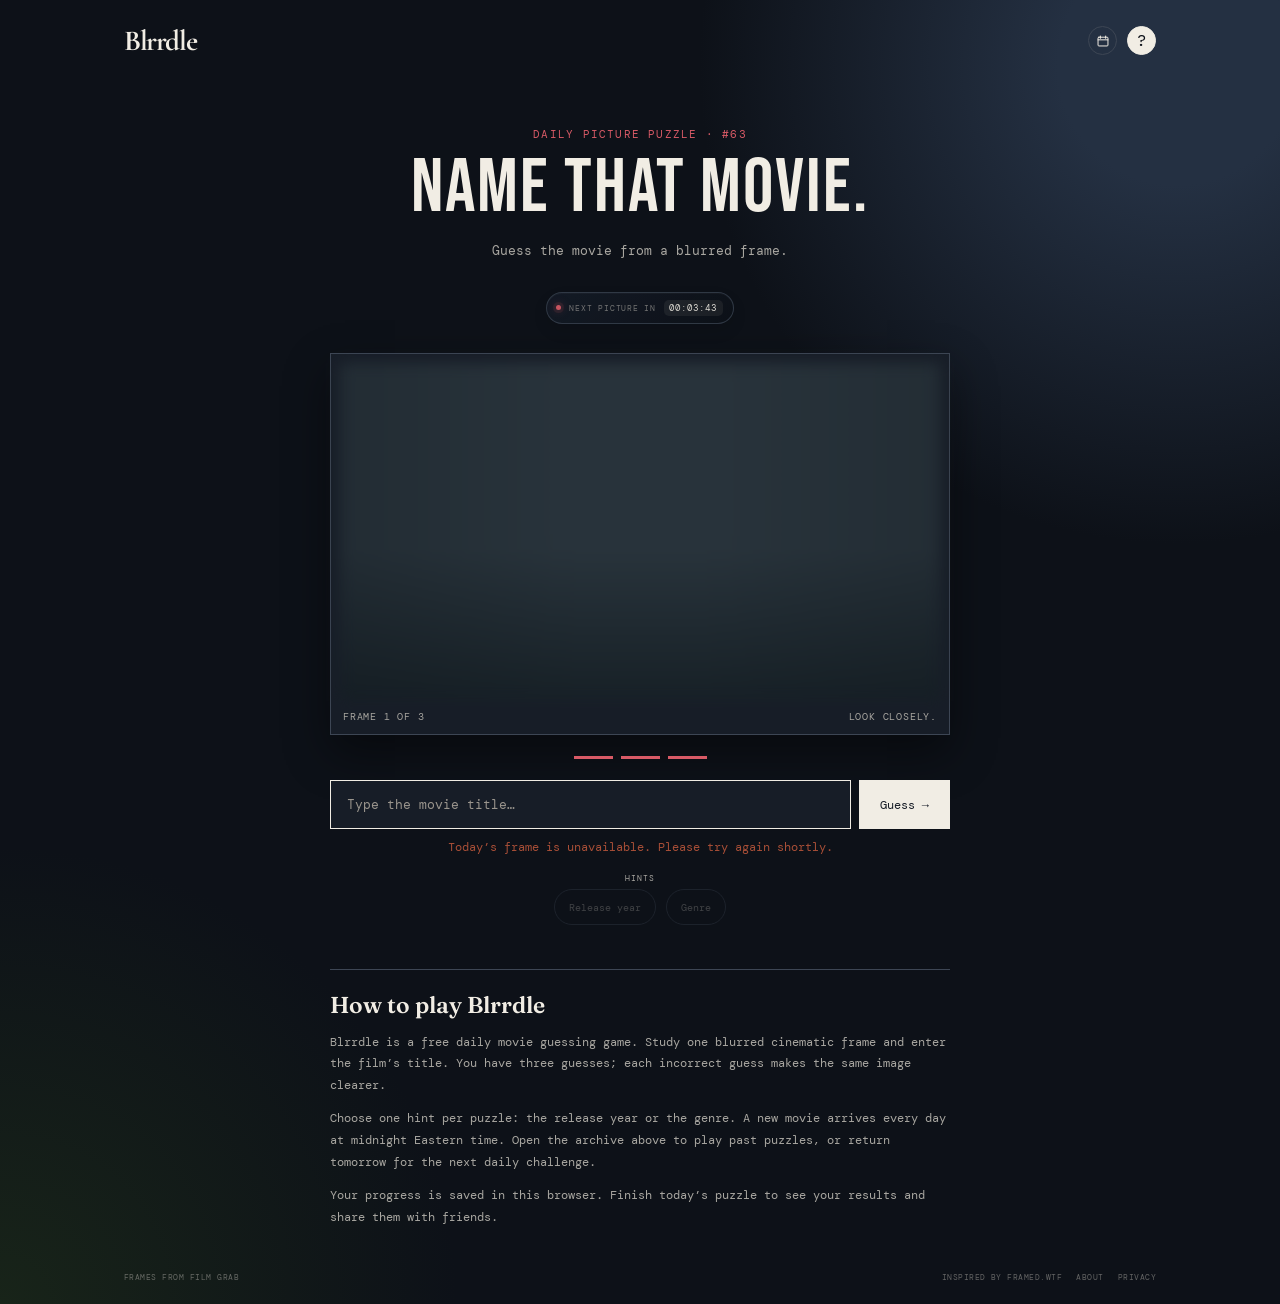
<file: index.html>
<!doctype html>
<html lang="en">
  <head>
    <meta charset="UTF-8" />
    <meta name="viewport" content="width=device-width, initial-scale=1.0" />
    <meta name="theme-color" content="#f7f3eb" />
    <link rel="icon" href="blrrdle-b.svg" type="image/svg+xml" sizes="any" />
    <title>Blrrdle – Daily Movie Guessing Game</title>
    <meta name="description" content="Play Blrrdle, the daily movie guessing game. Identify a film from one blurred frame in three guesses, use a hint, and try past puzzles in the archive." />
    <link rel="canonical" href="https://blrrdle.com/" />
    <link rel="preconnect" href="https://fonts.googleapis.com" />
    <link rel="preconnect" href="https://fonts.gstatic.com" crossorigin />
    <link href="https://fonts.googleapis.com/css2?family=Bebas+Neue&family=Cormorant+Garamond:ital,wght@0,600;0,700;1,600&family=DM+Mono:wght@400;500&family=Fraunces:opsz,wght@9..144,500;9..144,600&display=swap" rel="stylesheet" />
    <link rel="stylesheet" href="style.css?v=indexing-v1" />
  </head>
  <body>
    <main class="shell">
      <header class="topbar">
        <a class="wordmark" href="#" aria-label="Blrrdle home">Blrrdle</a>
        <div class="header-actions">
          <button class="archive-button" id="archiveButton" aria-label="Past puzzles">
            <svg viewBox="0 0 24 24" aria-hidden="true"><rect x="3.5" y="5.5" width="17" height="15" rx="1.5"/><path d="M7.5 3.5v4M16.5 3.5v4M3.5 10h17"/></svg>
          </button>
          <button class="help-button" id="helpButton" aria-label="How to play">?</button>
        </div>
      </header>

      <section class="game" aria-labelledby="gameTitle">
        <div class="game-heading">
          <p class="eyebrow">Daily picture puzzle <span aria-hidden="true">·</span> <span id="puzzleNumber">Today</span></p>
          <h1 id="gameTitle">Name that movie.</h1>
          <p class="subhead">Guess the movie from a blurred frame.</p>
          <p class="next-puzzle" aria-label="Time until the next puzzle"><span>Next picture in</span> <time id="nextPuzzleTimer">--:--:--</time></p>
        </div>

        <div class="frame-wrap">
          <div class="film-frame reveal-1" id="filmFrame" role="img" aria-label="A cinematic mystery image"></div>
          <div class="frame-caption"><span>Frame <span id="frameCount">1</span> of 3</span><span id="frameStatus">Look closely.</span></div>
        </div>

        <div class="attempts" aria-label="Attempts remaining"><span class="attempt filled"></span><span class="attempt filled"></span><span class="attempt filled"></span></div>

        <form class="guess-form" id="guessForm">
          <label class="sr-only" for="guessInput">Movie title</label>
          <input id="guessInput" autocomplete="off" placeholder="Type the movie title…" maxlength="80" required />
          <button type="submit">Guess <span aria-hidden="true">→</span></button>
        </form>
        <ul class="suggestions" id="suggestions" aria-label="Movie title suggestions" hidden></ul>
        <p class="feedback" id="feedback" aria-live="polite"></p>

        <div class="hints">
          <p class="hint-label">Hints</p>
          <div class="hint-controls">
            <button class="hint" id="yearHint" aria-label="Reveal release year"><span class="hint-prompt">Release year</span><span class="hint-value" id="yearValue"></span></button>
            <button class="hint" id="genreHint" aria-label="Reveal genre"><span class="hint-prompt">Genre</span><span class="hint-value" id="genreValue"></span></button>
          </div>
        </div>
      </section>

      <section class="how-to-play" aria-labelledby="howToPlayTitle">
        <h2 id="howToPlayTitle">How to play Blrrdle</h2>
        <p>Blrrdle is a free daily movie guessing game. Study one blurred cinematic frame and enter the film’s title. You have three guesses; each incorrect guess makes the same image clearer.</p>
        <p>Choose one hint per puzzle: the release year or the genre. A new movie arrives every day at midnight Eastern time. Open the archive above to play past puzzles, or return tomorrow for the next daily challenge.</p>
        <p>Your progress is saved in this browser. Finish today’s puzzle to see your results and share them with friends.</p>
        <noscript><p>Enable JavaScript to load the movie frame, submit guesses, and play the archive. You can read more <a href="/about">about Blrrdle</a>.</p></noscript>
      </section>

      <footer>
        <div class="footer-left"><a class="image-credit" href="https://film-grab.com/" target="_blank" rel="noreferrer">Frames from Film Grab</a></div>
        <div class="footer-right"><a class="inspiration-credit" href="https://framed.wtf/" target="_blank" rel="noreferrer">Inspired by Framed.wtf</a><a class="legal-link" href="about.html">About</a><a class="legal-link" href="privacy.html">Privacy</a></div>
      </footer>
    </main>
    <div class="win-toast" id="winToast" role="status" aria-live="polite" hidden><span>✦</span> Correct</div>
    <div class="loss-toast" id="lossToast" role="status" aria-live="polite" hidden><span>×</span><span id="lossToastText"></span></div>
    <div class="glitch-flash" id="glitchFlash" aria-hidden="true"></div>
    <div class="rainbow-flash" id="rainbowFlash" aria-hidden="true"></div>

    <dialog id="helpDialog">
      <button class="dialog-close" id="closeHelp" aria-label="Close">×</button>
      <p class="eyebrow">How it works</p>
      <h2>One movie.<br>Three frames.</h2>
      <p>Guess the title from the still. Each incorrect answer makes the image a little less blurry. You can use one hint per puzzle.</p>
      <button class="dialog-cta" id="startButton">Let’s play</button>
    </dialog>
    <dialog class="archive-dialog" id="archiveDialog">
      <button class="dialog-close" id="closeArchive" aria-label="Close">×</button>
      <p class="eyebrow">Blrrdle archive</p>
      <h2>Past puzzles</h2>
      <p class="archive-intro">A record of every earlier daily frame.</p>
      <ol class="archive-list" id="archiveList"></ol>
    </dialog>
    <dialog class="result-dialog" id="resultDialog">
      <div class="success-splash" aria-hidden="true">✦</div>
      <p class="eyebrow" id="resultEyebrow">Picture perfect</p>
      <h2 id="resultTitle">You got it.</h2>
      <p class="result-film" id="resultFilm"></p>
      <div class="player-stats">
        <div><strong id="streakValue">0</strong><span>day streak</span></div>
        <div><strong id="winRateValue">0%</strong><span>win rate</span></div>
      </div>
      <section class="global-score" aria-labelledby="globalScoreTitle">
        <div class="score-title"><span id="globalScoreTitle">Daily results</span><span id="globalScoreMeta">Loading…</span></div>
        <div class="score-bars" id="scoreBars" aria-label="Loading daily results">
          <div class="bar-row"><span>1</span><i id="guessBar1" style="--bar:0%"></i><b id="guessCount1">0</b></div>
          <div class="bar-row"><span>2</span><i id="guessBar2" style="--bar:0%"></i><b id="guessCount2">0</b></div>
          <div class="bar-row"><span>3</span><i id="guessBar3" style="--bar:0%"></i><b id="guessCount3">0</b></div>
        </div>
      </section>
      <button class="dialog-cta" id="resultShare">Share result</button>
      <button class="result-close" id="closeResult">Close</button>
    </dialog>
    <script src="main.js?v=suggestions-v8"></script>
  </body>
</html>
</file>
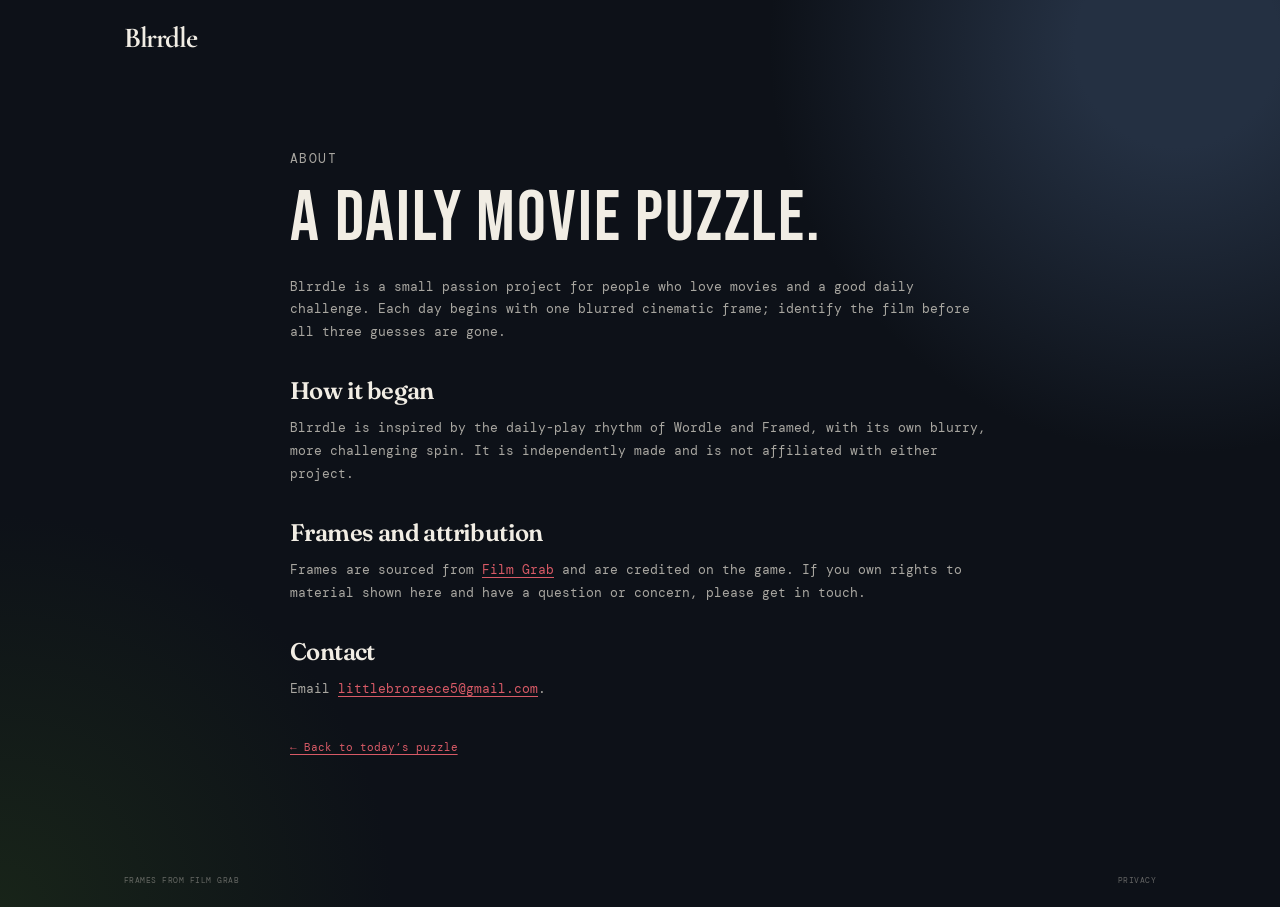
<file: about.html>
<!doctype html>
<html lang="en">
  <head>
    <meta charset="UTF-8" />
    <meta name="viewport" content="width=device-width, initial-scale=1.0" />
    <meta name="theme-color" content="#0d1118" />
    <link rel="icon" href="blrrdle-b.svg" type="image/svg+xml" sizes="any" />
    <title>About Blrrdle</title>
    <meta name="description" content="Learn about Blrrdle, the daily movie-frame puzzle." />
    <link rel="preconnect" href="https://fonts.googleapis.com" />
    <link rel="preconnect" href="https://fonts.gstatic.com" crossorigin />
    <link href="https://fonts.googleapis.com/css2?family=Bebas+Neue&family=Cormorant+Garamond:ital,wght@0,600;0,700;1,600&family=DM+Mono:wght@400;500&family=Fraunces:opsz,wght@9..144,500;9..144,600&display=swap" rel="stylesheet" />
    <link rel="stylesheet" href="style.css?v=legal-v1" />
  </head>
  <body>
    <main class="shell legal-page">
      <header class="topbar"><a class="wordmark" href="index.html" aria-label="Back to Blrrdle">Blrrdle</a></header>
      <article class="legal-content">
        <p class="eyebrow legal-kicker">About</p>
        <h1>A daily movie puzzle.</h1>
        <p>Blrrdle is a small passion project for people who love movies and a good daily challenge. Each day begins with one blurred cinematic frame; identify the film before all three guesses are gone.</p>
        <h2>How it began</h2>
        <p>Blrrdle is inspired by the daily-play rhythm of Wordle and Framed, with its own blurry, more challenging spin. It is independently made and is not affiliated with either project.</p>
        <h2>Frames and attribution</h2>
        <p>Frames are sourced from <a href="https://film-grab.com/" target="_blank" rel="noreferrer">Film Grab</a> and are credited on the game. If you own rights to material shown here and have a question or concern, please get in touch.</p>
        <h2>Contact</h2>
        <p>Email <a href="mailto:littlebroreece5@gmail.com">littlebroreece5@gmail.com</a>.</p>
        <a class="back-link" href="index.html">← Back to today’s puzzle</a>
      </article>
      <footer><div class="footer-left"><a class="image-credit" href="https://film-grab.com/" target="_blank" rel="noreferrer">Frames from Film Grab</a></div><div class="footer-right"><a class="legal-link" href="privacy.html">Privacy</a></div></footer>
    </main>
  </body>
</html>
</file>
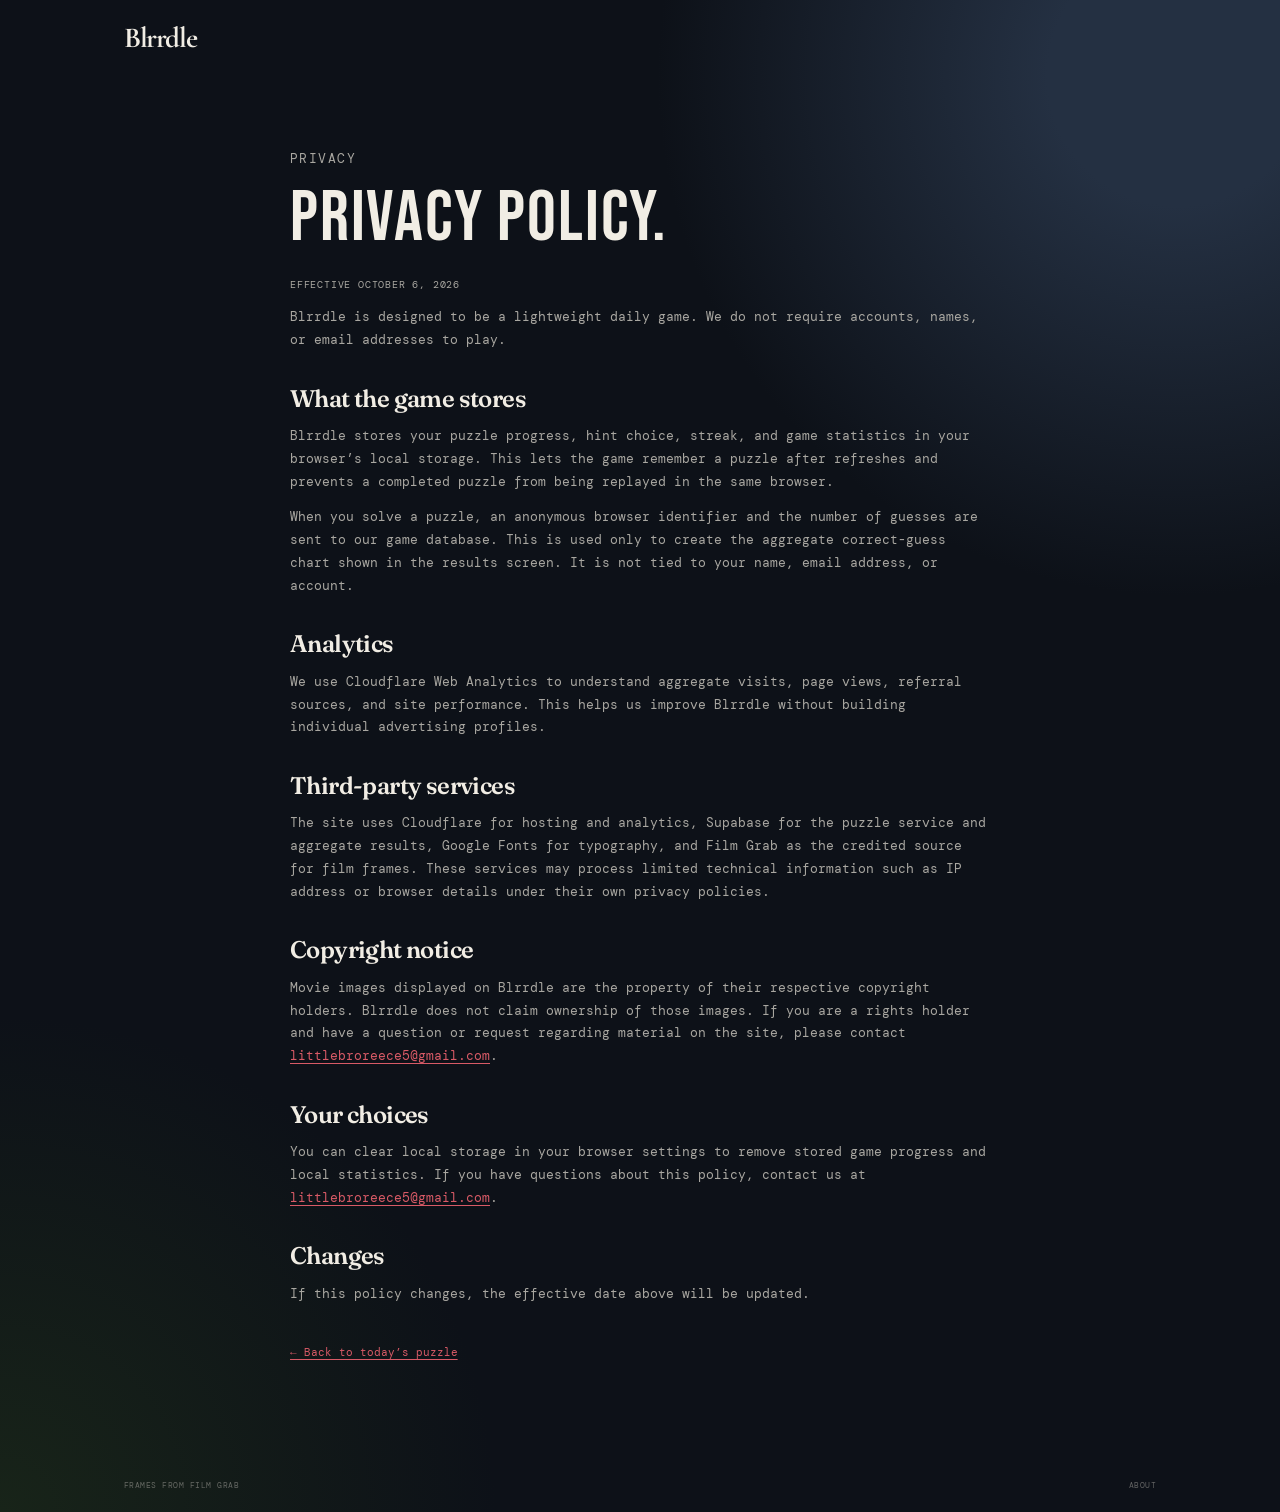
<file: privacy.html>
<!doctype html>
<html lang="en">
  <head>
    <meta charset="UTF-8" />
    <meta name="viewport" content="width=device-width, initial-scale=1.0" />
    <meta name="theme-color" content="#0d1118" />
    <link rel="icon" href="blrrdle-b.svg" type="image/svg+xml" sizes="any" />
    <title>Privacy Policy · Blrrdle</title>
    <meta name="description" content="Blrrdle privacy policy." />
    <link rel="preconnect" href="https://fonts.googleapis.com" />
    <link rel="preconnect" href="https://fonts.gstatic.com" crossorigin />
    <link href="https://fonts.googleapis.com/css2?family=Bebas+Neue&family=Cormorant+Garamond:ital,wght@0,600;0,700;1,600&family=DM+Mono:wght@400;500&family=Fraunces:opsz,wght@9..144,500;9..144,600&display=swap" rel="stylesheet" />
    <link rel="stylesheet" href="style.css?v=legal-v1" />
  </head>
  <body>
    <main class="shell legal-page">
      <header class="topbar"><a class="wordmark" href="index.html" aria-label="Back to Blrrdle">Blrrdle</a></header>
      <article class="legal-content">
        <p class="eyebrow legal-kicker">Privacy</p>
        <h1>Privacy Policy.</h1>
        <p class="legal-date">Effective October 6, 2026</p>
        <p>Blrrdle is designed to be a lightweight daily game. We do not require accounts, names, or email addresses to play.</p>
        <h2>What the game stores</h2>
        <p>Blrrdle stores your puzzle progress, hint choice, streak, and game statistics in your browser’s local storage. This lets the game remember a puzzle after refreshes and prevents a completed puzzle from being replayed in the same browser.</p>
        <p>When you solve a puzzle, an anonymous browser identifier and the number of guesses are sent to our game database. This is used only to create the aggregate correct-guess chart shown in the results screen. It is not tied to your name, email address, or account.</p>
        <h2>Analytics</h2>
        <p>We use Cloudflare Web Analytics to understand aggregate visits, page views, referral sources, and site performance. This helps us improve Blrrdle without building individual advertising profiles.</p>
        <h2>Third-party services</h2>
        <p>The site uses Cloudflare for hosting and analytics, Supabase for the puzzle service and aggregate results, Google Fonts for typography, and Film Grab as the credited source for film frames. These services may process limited technical information such as IP address or browser details under their own privacy policies.</p>
        <h2>Copyright notice</h2>
        <p>Movie images displayed on Blrrdle are the property of their respective copyright holders. Blrrdle does not claim ownership of those images. If you are a rights holder and have a question or request regarding material on the site, please contact <a href="mailto:littlebroreece5@gmail.com">littlebroreece5@gmail.com</a>.</p>
        <h2>Your choices</h2>
        <p>You can clear local storage in your browser settings to remove stored game progress and local statistics. If you have questions about this policy, contact us at <a href="mailto:littlebroreece5@gmail.com">littlebroreece5@gmail.com</a>.</p>
        <h2>Changes</h2>
        <p>If this policy changes, the effective date above will be updated.</p>
        <a class="back-link" href="index.html">← Back to today’s puzzle</a>
      </article>
      <footer><div class="footer-left"><a class="image-credit" href="https://film-grab.com/" target="_blank" rel="noreferrer">Frames from Film Grab</a></div><div class="footer-right"><a class="legal-link" href="about.html">About</a></div></footer>
    </main>
  </body>
</html>
</file>
<file: style.css>
:root { --paper:#0d1118; --ink:#f1ede4; --muted:#a9a7a1; --orange:#d85a66; --cream:#171d27; --line:#3d4654; --sage:#526b61; }
* { box-sizing:border-box; }
body { margin:0; min-width:320px; color:var(--ink); background:radial-gradient(circle at 92% 5%,#243042 0 7%,transparent 28%),radial-gradient(circle at 0% 100%,#182419 0,transparent 25%),var(--paper); font-family:"DM Mono",monospace; }
button,input { font:inherit; }
button { cursor:pointer; }
.shell { max-width:1120px; min-height:100svh; margin:auto; padding:26px 44px 22px; display:flex; flex-direction:column; }
.topbar, footer { display:flex; justify-content:space-between; align-items:center; }.header-actions { display:flex; align-items:center; gap:10px; }
.wordmark { color:var(--ink); font-family:"Cormorant Garamond",serif; font-size:29px; font-weight:700; text-decoration:none; letter-spacing:-1.4px; line-height:.8; }.wordmark span { color:var(--orange); font-style:italic; }
.help-button { width:29px; height:29px; border:1px solid var(--ink); border-radius:100%; color:var(--paper); background:var(--ink); line-height:1; }
.archive-button { width:29px; height:29px; display:grid; place-items:center; border:1px solid var(--line); border-radius:100%; color:var(--ink); background:transparent; }.archive-button:hover { border-color:var(--orange); color:var(--orange); }.archive-button svg { width:14px; height:14px; fill:none; stroke:currentColor; stroke-linecap:round; stroke-width:1.7; }
.game { width:min(100%,620px); margin:clamp(40px,8vh,88px) auto 20px; text-align:center; }.eyebrow { margin:0 0 15px; color:var(--orange); font-size:11px; letter-spacing:.11em; text-transform:uppercase; }.game h1 { margin:0; font:400 clamp(48px,7vw,76px)/.86 "Bebas Neue",sans-serif; letter-spacing:.025em; text-transform:uppercase; }.subhead { margin:20px 0 32px; color:var(--muted); font-size:13px; line-height:1.6; }
.frame-wrap { padding:10px; border:1px solid var(--line); background:var(--cream); box-shadow:0 18px 42px #00000070; }.film-frame { aspect-ratio:16/9; position:relative; overflow:hidden; background-color:#26333d; background-size:cover; background-repeat:no-repeat; isolation:isolate; transition:filter .5s ease,transform .5s ease,background-position .5s ease; }.film-frame::before { content:""; position:absolute; inset:0; background:linear-gradient(0deg,#06101688,transparent 45%); }.film-frame::after { content:""; position:absolute; inset:0; background:linear-gradient(90deg,#0c141b38,transparent 38% 62%,#0c141b30); pointer-events:none; }
.reveal-1 { filter:blur(7px) saturate(.82); transform:scale(1.004); }.reveal-2 { filter:blur(3px) saturate(.94); }.reveal-3 { filter:none; }.frame-caption { display:flex; justify-content:space-between; padding:10px 2px 1px; color:var(--muted); font-size:10px; text-transform:uppercase; letter-spacing:.08em; }
.attempts { display:flex; justify-content:center; gap:8px; margin:21px 0; }.attempt { width:39px; height:3px; background:var(--line); }.attempt.filled { background:var(--orange); }.attempt.used { background:#bdb7ae; }
.guess-form { display:flex; gap:8px; }.guess-form input { flex:1; min-width:0; padding:15px 16px; color:var(--ink); border:1px solid var(--ink); outline-offset:3px; background:var(--cream); font-size:13px; }.guess-form input::placeholder { color:#9a958d; }.guess-form button,.dialog-cta { border:1px solid var(--ink); padding:0 20px; color:var(--cream); background:var(--ink); font-size:12px; transition:transform .15s,background .15s; }.guess-form button:hover,.dialog-cta:hover { background:var(--orange); transform:translateY(-2px); }.guess-form button:disabled { opacity:.5; cursor:not-allowed; }.suggestions { position:relative; z-index:2; margin:0; padding:4px; list-style:none; text-align:left; border:1px solid var(--ink); border-top:0; background:var(--cream); box-shadow:0 10px 16px #332d2112; }.suggestions button { display:flex; width:100%; justify-content:space-between; border:0; padding:10px 11px; color:var(--ink); background:transparent; text-align:left; font-size:12px; }.suggestions button:hover,.suggestions button:focus-visible { color:var(--cream); background:var(--ink); outline:0; }.suggestions span { color:var(--muted); font-size:10px; }.suggestions button:hover span,.suggestions button:focus-visible span { color:#ded8cd; }.feedback { height:22px; margin:10px 0 10px; color:var(--muted); font-size:12px; }.feedback.success { color:#517148; }.feedback.failure { color:#a94f37; }.feedback em { font-family:Fraunces,serif; font-style:normal; font-size:15px; }
.hints { display:grid; justify-items:center; gap:6px; margin-top:12px; }.hint-label { margin:0; color:var(--muted); font-size:8px; letter-spacing:.13em; text-transform:uppercase; }.hint-controls { display:flex; justify-content:center; gap:10px; }.hint { min-height:36px; display:flex; align-items:center; justify-content:center; border:1px solid var(--line); border-radius:18px; padding:0 14px; color:var(--muted); background:transparent; font-size:10px; white-space:nowrap; transition:border-color .2s ease,background .2s ease,color .2s ease; }.hint:hover,.hint:focus-visible { border-color:var(--orange); color:var(--ink); outline:0; }.hint-prompt { transition:color .2s ease; }.hint:disabled { cursor:default; opacity:.32; }.hint.chosen:disabled { min-width:132px; padding-right:4px; color:var(--muted); opacity:1; }.hint-value { display:none; margin-left:7px; color:#121722; }.hint.chosen .hint-value { display:inline-block; border-radius:10px; padding:4px 8px; color:#121722; background:var(--orange); font-size:9px; font-weight:500; letter-spacing:.03em; text-transform:uppercase; }
footer { display:flex; justify-content:space-between; gap:18px; margin-top:auto; padding-top:20px; color:var(--muted); font-size:10px; }.footer-left,.footer-right { display:flex; align-items:center; gap:14px; }.image-credit,.inspiration-credit,.legal-link { color:var(--muted); font-size:8px; letter-spacing:.06em; text-decoration:none; text-transform:uppercase; opacity:.55; }.image-credit:hover,.inspiration-credit:hover,.legal-link:hover { color:var(--orange); opacity:1; }
.win-toast,.loss-toast { position:fixed; z-index:10; top:50%; left:50%; min-width:190px; padding:21px 28px; color:white; font:500 20px/1 Fraunces,serif; letter-spacing:-.5px; text-align:center; transform:translate(-50%,-50%); animation:toast-pop .22s cubic-bezier(.2,1.4,.5,1) both; }.win-toast { background:#668c5a; box-shadow:9px 9px 0 #334a2c; }.loss-toast { max-width:min(360px,calc(100vw - 48px)); background:#9c3342; box-shadow:9px 9px 0 #581923; }.win-toast span:first-child,.loss-toast span:first-child { margin-right:7px; font-family:"DM Mono",monospace; font-size:14px; }@keyframes toast-pop { from { transform:translate(-50%,-50%) scale(.72); opacity:0; } to { transform:translate(-50%,-50%) scale(1); opacity:1; } }
.glitch-flash { position:fixed; z-index:30; inset:0; pointer-events:none; opacity:0; mix-blend-mode:screen; background:repeating-linear-gradient(0deg,transparent 0 4px,#ff26341c 4px 6px),linear-gradient(90deg,#f0293838,transparent 11%,transparent 89%,#f0293838),linear-gradient(0deg,#f029382c,transparent 12%,transparent 88%,#f029382c); box-shadow:inset 0 0 50px 10px #ee243e88; }.glitch-flash.active { animation:miss-glitch .38s steps(2,end) both; }@keyframes miss-glitch { 0% { opacity:0; transform:translateX(0); } 18% { opacity:.9; transform:translateX(-5px); } 32% { opacity:.15; transform:translateX(6px); } 52% { opacity:.75; transform:translateX(-2px); } 100% { opacity:0; transform:translateX(0); } }
.rainbow-flash { position:fixed; z-index:31; inset:0; pointer-events:none; opacity:0; background:repeating-linear-gradient(0deg,transparent 0 3px,#ffffff16 3px 5px),linear-gradient(90deg,#ff315f,#ffcf3f 20%,#51e3a3 40%,#4ca6ff 61%,#a871ff 80%,#ff315f); background-size:auto,220% 100%; mix-blend-mode:screen; box-shadow:inset 0 0 0 8px #ff456d,inset 0 0 42px 13px #56d9ff; }.rainbow-flash.active { animation:first-guess-rainbow .86s steps(3,end) both; }@keyframes first-guess-rainbow { 0% { opacity:0; background-position:0 0,0 0; transform:translateX(0); } 16% { opacity:.95; background-position:0 0,75% 0; transform:translateX(-5px); } 38% { opacity:.38; background-position:0 0,145% 0; transform:translateX(6px); } 62% { opacity:.8; background-position:0 0,220% 0; transform:translateX(-2px); } 100% { opacity:0; background-position:0 0,300% 0; transform:translateX(0); } }
dialog { width:min(440px,calc(100% - 32px)); border:1px solid var(--ink); padding:35px; color:var(--ink); background:var(--cream); box-shadow:12px 12px 0 var(--sage); }dialog::backdrop { background:#030509a8; backdrop-filter:blur(4px); }.dialog-close { position:absolute; top:9px; right:12px; border:0; color:var(--ink); background:none; font-size:25px; }.dialog-cta { height:42px; padding:0 19px; color:var(--cream); }.dialog-cta:hover { color:var(--cream); }.dialog-cta + * { margin:0; } dialog h2 { margin:0 0 14px; font:600 37px/.98 Fraunces,serif; letter-spacing:-2px; } dialog p:not(.eyebrow) { margin:0 0 23px; color:var(--muted); font-size:13px; line-height:1.65; }
.result-dialog { overflow:hidden; text-align:center; }.result-dialog::before { content:""; position:absolute; top:0; right:0; left:0; height:8px; background:var(--sage); }.success-splash { width:45px; height:45px; display:grid; place-items:center; margin:2px auto 12px; border-radius:50%; color:#fff; background:#668c5a; font-size:19px; animation:pop .32s cubic-bezier(.2,1.4,.5,1) both; }.result-dialog h2 { margin-bottom:5px; }.result-film { margin-bottom:22px!important; color:var(--orange)!important; font-size:12px!important; }.player-stats { display:grid; grid-template-columns:1fr 1fr; border-top:1px solid var(--line); border-bottom:1px solid var(--line); margin-bottom:22px; }.player-stats div { padding:14px 8px; }.player-stats div+div { border-left:1px solid var(--line); }.player-stats strong,.player-stats span { display:block; }.player-stats strong { font:600 29px/1 Fraunces,serif; letter-spacing:-1px; }.player-stats span,.score-title { color:var(--muted); font-size:9px; letter-spacing:.08em; text-transform:uppercase; }.player-stats span { margin-top:6px; }.global-score { margin:0 0 23px; text-align:left; }.score-title { display:flex; justify-content:space-between; margin-bottom:9px; }.score-title span:last-child { color:#aaa49b; font-size:8px; }.score-bars { display:grid; gap:6px; }.bar-row { display:grid; grid-template-columns:12px 1fr 30px; align-items:center; gap:7px; font-size:10px; }.bar-row i { display:block; height:12px; position:relative; background:#293341; overflow:hidden; }.bar-row i::after { content:""; display:block; width:var(--bar); height:100%; background:var(--orange); animation:bar-grow .65s ease both; }.bar-row:nth-child(2) i::after { animation-delay:.1s; background:#a64b55; }.bar-row:nth-child(3) i::after { animation-delay:.2s; background:#663c48; }.bar-row b { font-weight:400; color:var(--muted); }.result-close { display:block; margin:13px auto 0; border:0; padding:0; color:var(--muted); background:none; font-size:10px; text-decoration:underline; text-underline-offset:3px; }@keyframes pop { from { transform:scale(.3) rotate(-20deg); opacity:0; } to { transform:scale(1) rotate(0); opacity:1; } }@keyframes bar-grow { from { transform:scaleX(0); transform-origin:left; } to { transform:scaleX(1); transform-origin:left; } }
.win-toast.first-guess { color:#151624; background:linear-gradient(120deg,#ff7892,#ffd466 25%,#79f0b5 49%,#71b9ff 73%,#cb87ff); background-size:210% 210%; box-shadow:9px 9px 0 #3954a0; animation:toast-pop .22s cubic-bezier(.2,1.4,.5,1) both,first-card-color 1.15s linear infinite; }.win-toast.first-guess span { color:#151624; }@keyframes first-card-color { from { background-position:0% 50%; } to { background-position:100% 50%; } }
.result-dialog { overflow:hidden; text-align:center; }.result-dialog::before { content:""; position:absolute; top:0; right:0; left:0; height:8px; background:var(--sage); }.result-dialog .dialog-cta { color:#121722; background:var(--orange); border-color:var(--orange); }.result-dialog .dialog-cta:hover { color:#121722; background:#dfb662; border-color:#dfb662; }.success-splash { width:45px; height:45px; display:grid; place-items:center; margin:2px auto 12px; border-radius:50%; color:#fff; background:#668c5a; font-size:19px; animation:pop .32s cubic-bezier(.2,1.4,.5,1) both; }.result-dialog h2 { margin-bottom:5px; }.result-film { margin-bottom:22px!important; color:var(--orange)!important; font-size:12px!important; }.player-stats { display:grid; grid-template-columns:1fr 1fr; border-top:1px solid var(--line); border-bottom:1px solid var(--line); margin-bottom:22px; }.player-stats div { padding:14px 8px; }.player-stats div+div { border-left:1px solid var(--line); }.player-stats strong,.player-stats span { display:block; }.player-stats strong { font:600 29px/1 Fraunces,serif; letter-spacing:-1px; }.player-stats span,.score-title { color:var(--muted); font-size:9px; letter-spacing:.08em; text-transform:uppercase; }.player-stats span { margin-top:6px; }.global-score { margin:0 0 23px; text-align:left; }.score-title { display:flex; justify-content:space-between; margin-bottom:9px; }.score-title span:last-child { color:#aaa49b; font-size:8px; }.score-bars { display:grid; gap:6px; }.bar-row { display:grid; grid-template-columns:12px 1fr 30px; align-items:center; gap:7px; font-size:10px; }.bar-row i { display:block; height:12px; position:relative; background:#293341; overflow:hidden; }.bar-row i::after { content:""; display:block; width:var(--bar); height:100%; background:var(--orange); animation:bar-grow .65s ease both; }.bar-row:nth-child(2) i::after { animation-delay:.1s; background:#a57e44; }.bar-row:nth-child(3) i::after { animation-delay:.2s; background:#705c43; }.bar-row b { font-weight:400; color:var(--muted); }.result-close { display:block; margin:13px auto 0; border:0; padding:0; color:var(--muted); background:none; font-size:10px; text-decoration:underline; text-underline-offset:3px; }@keyframes pop { from { transform:scale(.3) rotate(-20deg); opacity:0; } to { transform:scale(1) rotate(0); opacity:1; } }@keyframes bar-grow { from { transform:scaleX(0); transform-origin:left; } to { transform:scaleX(1); transform-origin:left; } }
.archive-dialog { width:min(430px,calc(100% - 32px)); }.archive-dialog h2 { margin-bottom:9px; font:400 51px/.86 "Bebas Neue",sans-serif; letter-spacing:.025em; text-transform:uppercase; }.archive-intro { margin-bottom:22px!important; }.archive-list { margin:0; padding:0; list-style:none; border-top:1px solid var(--line); }.archive-list li { display:grid; grid-template-columns:40px 1fr auto; gap:10px; align-items:center; padding:13px 2px; border-bottom:1px solid var(--line); font-size:12px; }.archive-list li span { color:var(--orange); font-size:10px; }.archive-list li strong { font-weight:400; }.archive-list li em { color:var(--muted); font-size:10px; font-style:normal; }.archive-list .archive-empty { display:block; padding:18px 0; color:var(--muted); font-size:12px; line-height:1.6; }
.sr-only { position:absolute; width:1px; height:1px; padding:0; margin:-1px; overflow:hidden; clip:rect(0,0,0,0); white-space:nowrap; border:0; }
.legal-page { min-height:100svh; }.legal-content { width:min(100%,700px); margin:clamp(58px,11vh,120px) auto; }.legal-kicker { margin-bottom:16px; }.legal-content h1 { margin:0 0 24px; font:400 clamp(48px,7vw,72px)/.9 "Bebas Neue",sans-serif; letter-spacing:.025em; text-transform:uppercase; }.legal-content h2 { margin:34px 0 10px; color:var(--ink); font:600 24px/1.1 Fraunces,serif; letter-spacing:-.6px; }.legal-content p,.legal-content li { color:var(--muted); font-size:13px; line-height:1.75; }.legal-content ul { padding-left:18px; }.legal-content a { color:var(--orange); text-underline-offset:3px; }.legal-content .legal-date { color:var(--muted); font-size:10px; letter-spacing:.08em; text-transform:uppercase; }.legal-content .back-link { display:inline-block; margin-top:26px; font-size:11px; }
@media (max-width:600px) { .shell{padding:20px 18px 16px}.game{margin-top:55px}.game h1{letter-spacing:-2px}.subhead{margin-bottom:27px}.hints{gap:12px;flex-wrap:wrap}.hint{font-size:10px}.guess-form button{padding:0 15px}.frame-caption{font-size:9px}footer{align-items:flex-start;flex-direction:column;gap:9px}.footer-right{gap:12px}.legal-content{margin-top:64px} }
@media (prefers-reduced-motion:reduce){*{transition:none!important}.rainbow-flash.active,.glitch-flash.active{animation:none;opacity:.35}.win-toast.first-guess{animation:none}}

.next-puzzle { display:flex; justify-content:center; gap:7px; margin:-17px 0 27px; color:var(--muted); font-size:8px; letter-spacing:.1em; text-transform:uppercase; opacity:.68; }.next-puzzle time { color:var(--ink); font-variant-numeric:tabular-nums; }

/* A compact, cinematic status chip for the daily reset. */
.next-puzzle { display:inline-flex; align-items:center; justify-content:center; gap:8px; position:relative; margin:-15px auto 29px; padding:7px 10px 7px 9px; border:1px solid #3d4654cc; border-radius:999px; color:var(--muted); background:linear-gradient(135deg,#151c28e8,#0d1118d9); box-shadow:0 7px 18px #0000001f,inset 0 1px #ffffff08; font-size:8px; letter-spacing:.095em; text-transform:uppercase; opacity:.92; }.next-puzzle::before { width:5px; height:5px; content:""; border-radius:50%; background:var(--orange); box-shadow:0 0 0 3px #d85a661c,0 0 10px #d85a6680; animation:countdown-pulse 2.4s ease-in-out infinite; }.next-puzzle span { opacity:.7; }.next-puzzle time { padding:2px 5px; border-radius:5px; color:var(--ink); background:#f1ede412; font-size:9px; font-variant-numeric:tabular-nums; letter-spacing:.12em; }@keyframes countdown-pulse { 0%,100% { transform:scale(.92); opacity:.72; } 50% { transform:scale(1.15); opacity:1; } }@media (prefers-reduced-motion:reduce){.next-puzzle::before{animation:none}}


.how-to-play { width:min(100%,620px); margin:24px auto 12px; padding-top:22px; border-top:1px solid var(--line); }
.how-to-play h2 { margin:0 0 12px; color:var(--ink); font:600 23px/1.2 Fraunces,serif; }
.how-to-play p { margin:0 0 12px; color:var(--muted); font-size:12px; line-height:1.8; }
.how-to-play a { color:var(--orange); }
</file>
